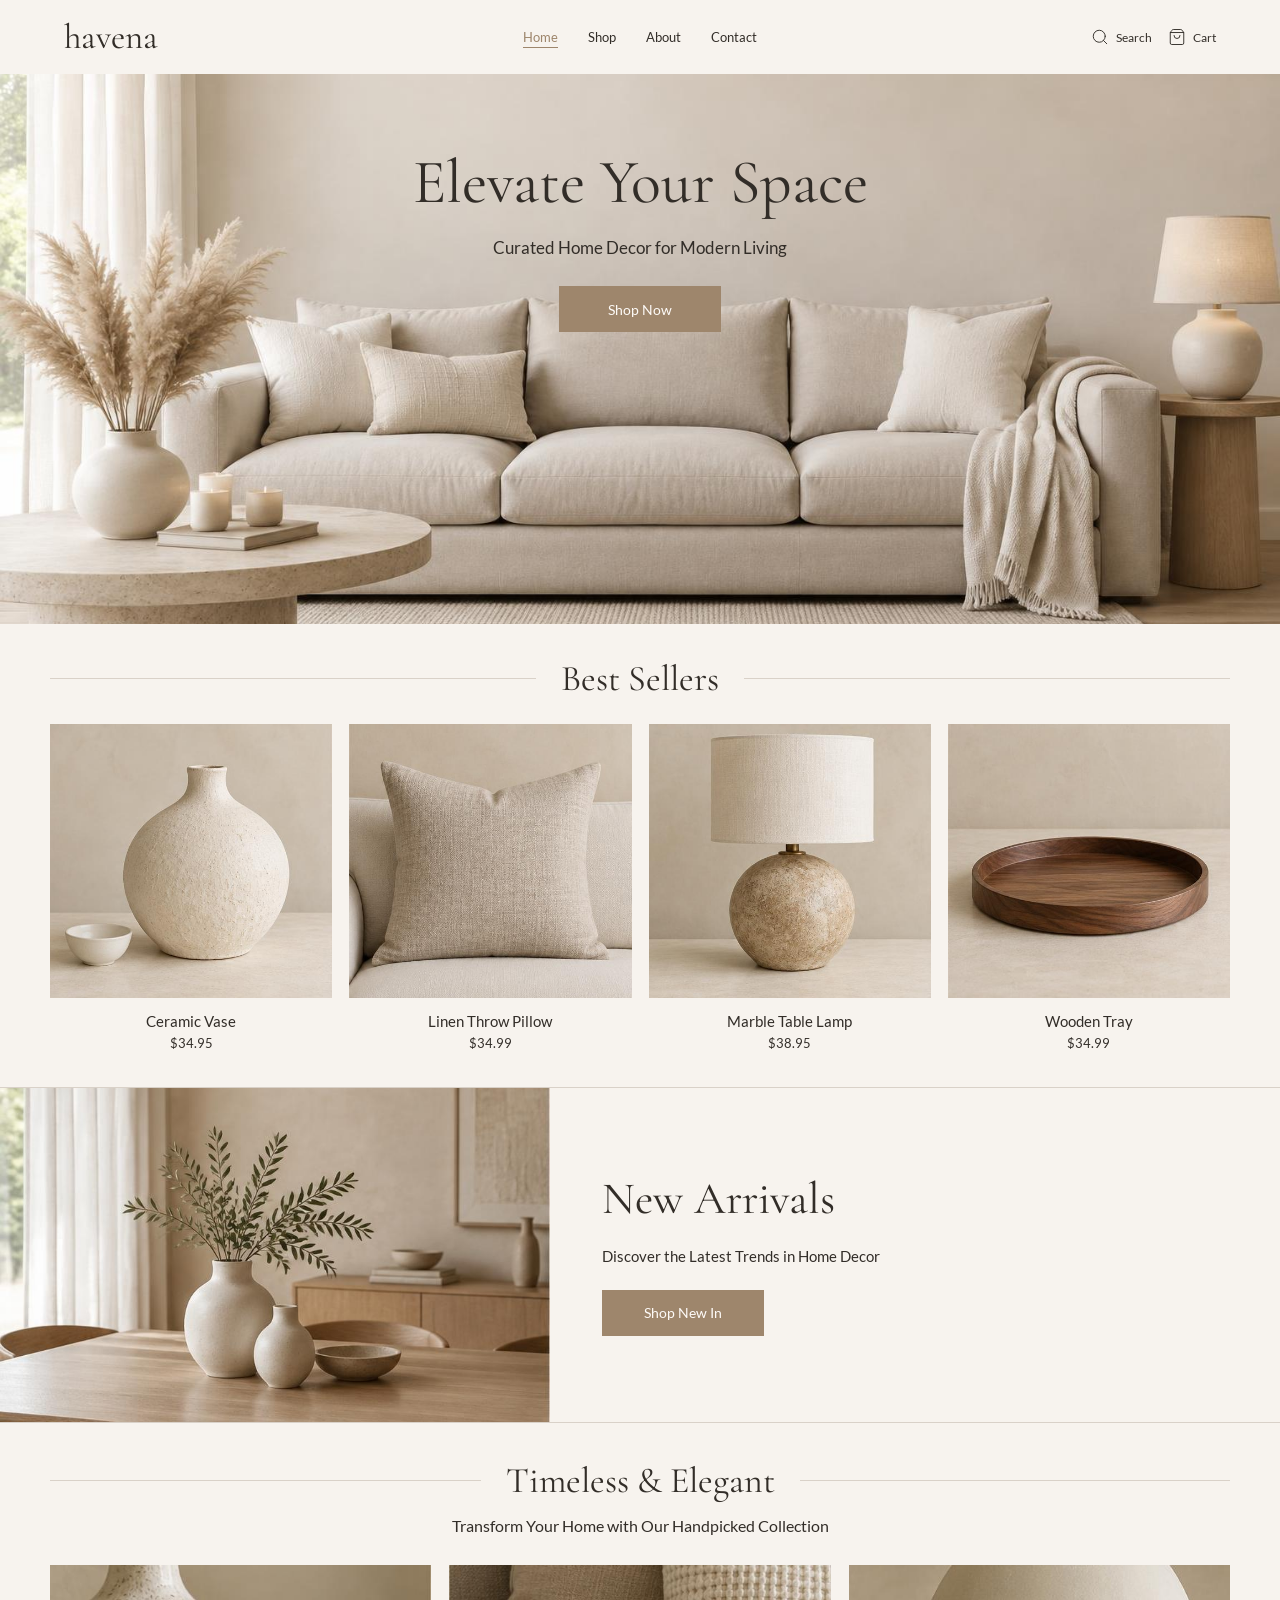
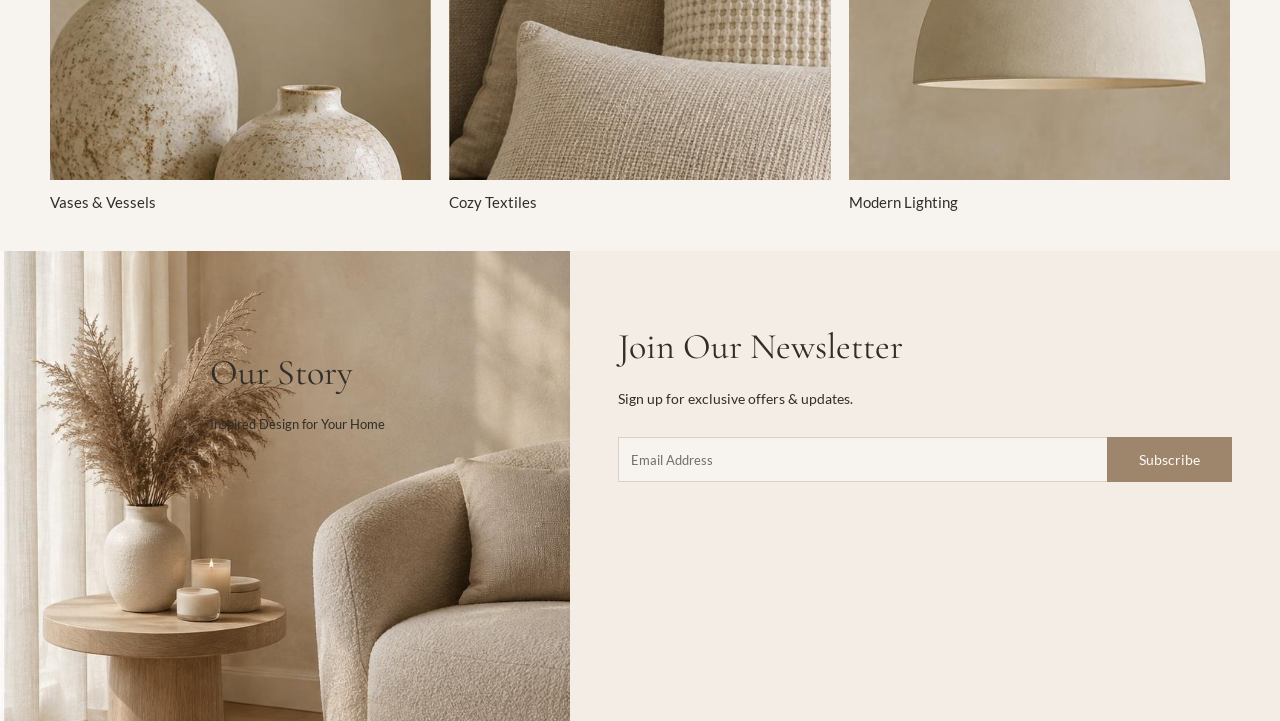
<file: index.html>
<!DOCTYPE html>
<html lang="en">
  <head>
    <meta charset="utf-8">
    <meta name="viewport" content="width=device-width, initial-scale=1">
    <title>Havena — Elevate Your Space</title>
    <meta name="description" content="Curated home decor for modern living.">
    <meta property="og:title" content="Havena — Elevate Your Space">
    <meta property="og:description" content="Curated home decor for modern living.">
    <meta property="og:type" content="website">
    <meta name="twitter:card" content="summary_large_image">
    <link rel="stylesheet" href="css/shared.css">
    <link rel="stylesheet" href="css/pages/home.css">
    <script defer src="js/catalog.js"></script>
    <script defer src="js/main.js"></script>
  </head>
  <body data-page="index">
    <div class="havena-site">
      <header class="site-header">
        <a aria-current="page" aria-label="Havena home" class="wordmark" href="index.html">havena</a>
        <nav aria-label="Main navigation" class="desktop-nav">
          <a aria-current="page" class="nav-link" href="index.html">Home</a>
          <a class="nav-link" href="shop.html">Shop</a>
          <a class="nav-link" href="about.html">About</a>
          <a class="nav-link" href="contact.html">Contact</a>
        </nav>
        <div class="header-actions">
          <button aria-label="Search products" class="header-action" data-search-open="">
            <svg aria-hidden="true" class="" fill="none" height="24" stroke="currentColor" stroke-linecap="round" stroke-linejoin="round" stroke-width="2" viewbox="0 0 24 24" width="24" xmlns="http://www.w3.org/2000/svg">
              <path d="m21 21-4.34-4.34"></path>
              <circle cx="11" cy="11" r="8"></circle>
            </svg>
            <span>Search</span>
          </button>
          <a aria-label="Cart, 0 items" class="header-action" data-cart-link="" href="cart.html">
            <svg aria-hidden="true" class="" fill="none" height="24" stroke="currentColor" stroke-linecap="round" stroke-linejoin="round" stroke-width="2" viewbox="0 0 24 24" width="24" xmlns="http://www.w3.org/2000/svg">
              <path d="M16 10a4 4 0 0 1-8 0"></path>
              <path d="M3.103 6.034h17.794"></path>
              <path d="M3.4 5.467a2 2 0 0 0-.4 1.2V20a2 2 0 0 0 2 2h14a2 2 0 0 0 2-2V6.667a2 2 0 0 0-.4-1.2l-2-2.667A2 2 0 0 0 17 2H7a2 2 0 0 0-1.6.8z"></path>
            </svg>
            <span>Cart</span>
          </a>
          <button aria-expanded="false" aria-label="Open menu" class="mobile-toggle">
            <svg aria-hidden="true" class="" fill="none" height="24" stroke="currentColor" stroke-linecap="round" stroke-linejoin="round" stroke-width="2" viewbox="0 0 24 24" width="24" xmlns="http://www.w3.org/2000/svg">
              <path d="M4 5h16"></path>
              <path d="M4 12h16"></path>
              <path d="M4 19h16"></path>
            </svg>
          </button>
        </div>
        <nav aria-label="Mobile navigation" class="mobile-nav" hidden="">
          <a aria-current="page" class="nav-link" href="index.html">Home</a>
          <a class="nav-link" href="shop.html">Shop</a>
          <a class="nav-link" href="about.html">About</a>
          <a class="nav-link" href="contact.html">Contact</a>
        </nav>
      </header>
      <main>
        <section aria-labelledby="hero-title" class="home-hero">
          <img alt="An inviting linen sofa, ceramic vase, and warm natural textures in a softly lit living room" class="hero-image" fetchpriority="high" height="1024" loading="eager" src="assets/images/living-room.jpg" width="1536">
          <div class="hero-copy">
            <h1 id="hero-title">Elevate Your Space</h1>
            <p>Curated Home Decor for Modern Living</p>
            <a class="store-button" href="shop.html">Shop Now</a>
          </div>
        </section>
        <section aria-labelledby="bestsellers-title" class="bestsellers" id="shop">
          <div class="section-heading">
            <h2 id="bestsellers-title">Best Sellers</h2>
          </div>
          <div class="product-grid">
            <article class="product-card">
              <button aria-label="View Ceramic Vase" class="product-link" data-product="vase">
                <div class="product-photo">
                  <img alt="Ceramic Vase" height="512" loading="eager" src="assets/images/ceramic-vase.jpg" width="512">
                </div>
                <span class="product-name">Ceramic Vase</span>
              </button>
              <p class="product-price">$34.95</p>
            </article>
            <article class="product-card">
              <button aria-label="View Linen Throw Pillow" class="product-link" data-product="pillow">
                <div class="product-photo">
                  <img alt="Linen Throw Pillow" height="512" loading="eager" src="assets/images/linen-pillow.jpg" width="512">
                </div>
                <span class="product-name">Linen Throw Pillow</span>
              </button>
              <p class="product-price">$34.99</p>
            </article>
            <article class="product-card">
              <button aria-label="View Marble Table Lamp" class="product-link" data-product="lamp">
                <div class="product-photo">
                  <img alt="Marble Table Lamp" height="512" loading="eager" src="assets/images/marble-lamp.jpg" width="512">
                </div>
                <span class="product-name">Marble Table Lamp</span>
              </button>
              <p class="product-price">$38.95</p>
            </article>
            <article class="product-card">
              <button aria-label="View Wooden Tray" class="product-link" data-product="tray">
                <div class="product-photo">
                  <img alt="Wooden Tray" height="512" loading="eager" src="assets/images/wooden-tray.jpg" width="512">
                </div>
                <span class="product-name">Wooden Tray</span>
              </button>
              <p class="product-price">$34.99</p>
            </article>
          </div>
        </section>
        <section aria-labelledby="arrivals-title" class="arrivals">
          <img alt="Sculptural ceramics and a cream pendant light over a natural oak dining table" class="arrivals-image" height="1024" loading="eager" src="assets/images/dining-room.jpg" width="768">
          <div class="arrivals-copy">
            <h2 id="arrivals-title">New Arrivals</h2>
            <p>Discover the Latest Trends in Home Decor</p>
            <a class="store-button" href="shop.html?new=1">Shop New In</a>
          </div>
        </section>
        <section aria-labelledby="collections-title" class="collections-section">
          <div class="section-heading">
            <h2 id="collections-title">Timeless &amp; Elegant</h2>
          </div>
          <p class="section-subtitle">Transform Your Home with Our Handpicked Collection</p>
          <div class="collection-grid">
            <a aria-label="Shop Vases &amp; Vessels" class="product-link" href="shop.html?category=vases" style="text-decoration: none">
              <div class="collection-photo">
                <img alt="Vases &amp; Vessels" height="1024" loading="eager" src="assets/images/vases.jpg" width="512">
              </div>
              <span class="collection-name">Vases &amp; Vessels</span>
            </a>
            <a aria-label="Shop Cozy Textiles" class="product-link" href="shop.html?category=textiles" style="text-decoration: none">
              <div class="collection-photo">
                <img alt="Cozy Textiles" height="1024" loading="eager" src="assets/images/textiles.jpg" width="512">
              </div>
              <span class="collection-name">Cozy Textiles</span>
            </a>
            <a aria-label="Shop Modern Lighting" class="product-link" href="shop.html?category=lighting" style="text-decoration: none">
              <div class="collection-photo">
                <img alt="Modern Lighting" height="1024" loading="eager" src="assets/images/lighting.jpg" width="512">
              </div>
              <span class="collection-name">Modern Lighting</span>
            </a>
          </div>
        </section>
        <div class="closing-sections">
          <section aria-labelledby="story-title" class="story-section" id="about">
            <img alt="A quiet corner with an oak table, pampas grass, and a comfortable linen chair" class="story-image" height="1024" loading="eager" src="assets/images/our-story.jpg" width="768">
            <div class="story-copy">
              <h2 id="story-title">Our Story</h2>
              <p>Inspired Design for Your Home</p>
            </div>
          </section>
          <section aria-labelledby="newsletter-title" class="newsletter-section" id="contact">
            <h2 id="newsletter-title">Join Our Newsletter</h2>
            <p>Sign up for exclusive offers &amp; updates.</p>
            <form class="newsletter-form" novalidate="">
              <input aria-label="Email Address" autocomplete="email" placeholder="Email Address" required="" type="email" value="">
              <button class="store-button" type="submit">Subscribe</button>
            </form>
          </section>
        </div>
      </main>
    </div>
    <dialog id="shop-dialog" class="shop-modal" aria-labelledby="modal-title">
      <button class="modal-close" aria-label="Close dialog">×</button>
      <h2 class="modal-title" id="modal-title"></h2>
      <div id="modal-content"></div>
    </dialog>
  </body>
</html>
</file>
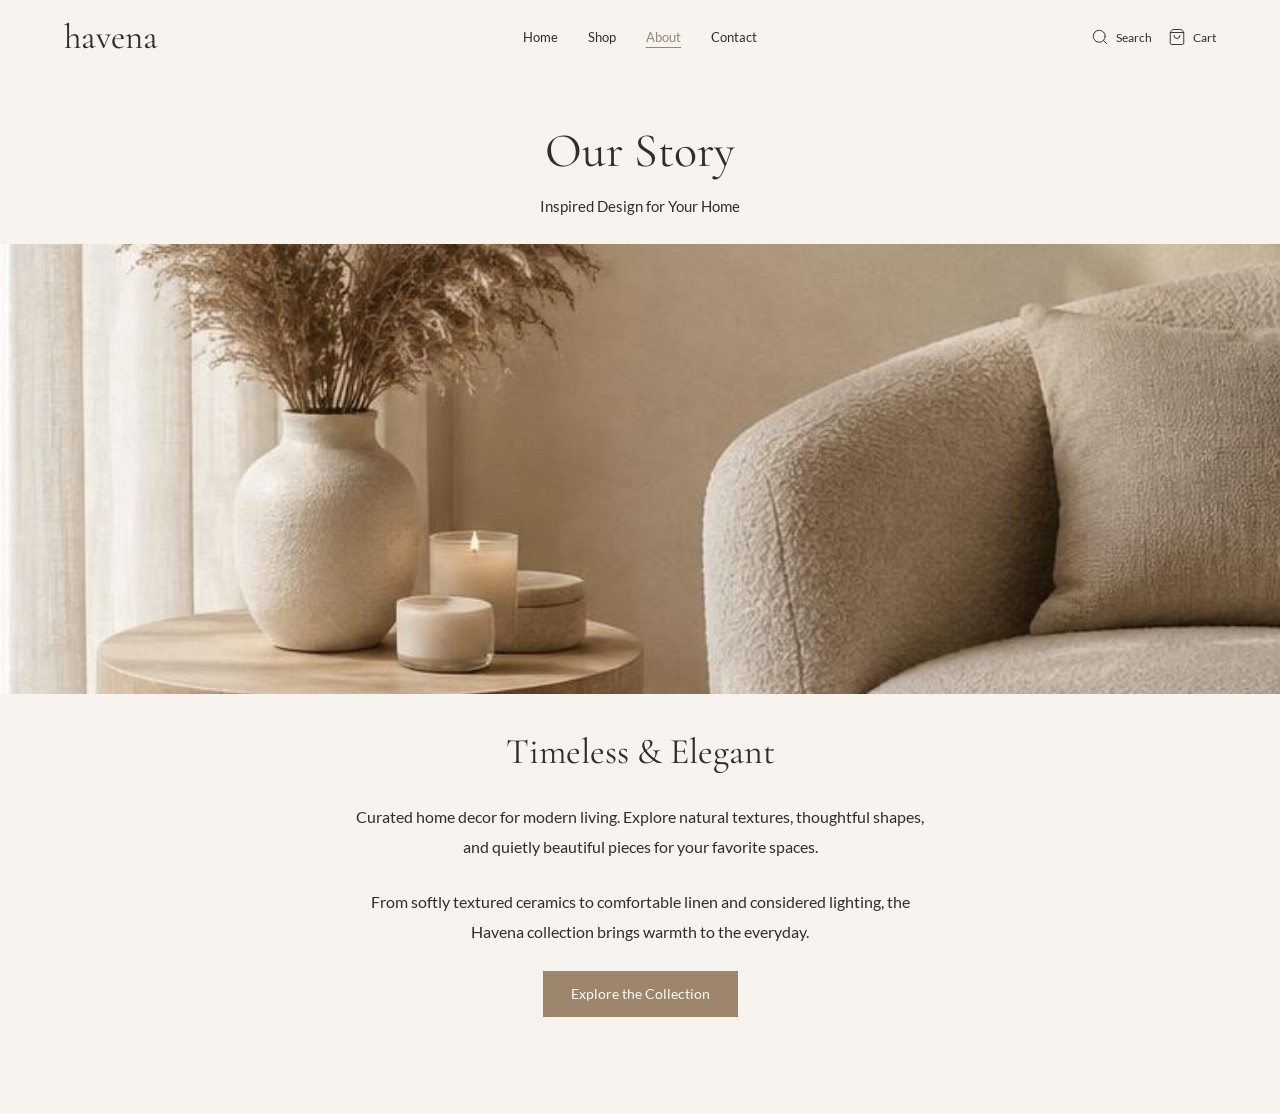
<file: about.html>
<!DOCTYPE html>
<html lang="en">
  <head>
    <meta charset="utf-8">
    <meta name="viewport" content="width=device-width, initial-scale=1">
    <title>Our Story — Havena</title>
    <meta name="description" content="Discover the inspiration behind Havena’s timeless home collection.">
    <meta property="og:title" content="Our Story — Havena">
    <meta property="og:description" content="Discover the inspiration behind Havena’s timeless home collection.">
    <meta property="og:type" content="website">
    <meta name="twitter:card" content="summary_large_image">
    <link rel="stylesheet" href="css/shared.css">
    <link rel="stylesheet" href="css/pages/about.css">
    <script defer src="js/catalog.js"></script>
    <script defer src="js/main.js"></script>
  </head>
  <body data-page="about">
    <div class="havena-site">
      <header class="site-header">
        <a aria-label="Havena home" class="wordmark" href="index.html">havena</a>
        <nav aria-label="Main navigation" class="desktop-nav">
          <a class="nav-link" href="index.html">Home</a>
          <a class="nav-link" href="shop.html">Shop</a>
          <a aria-current="page" class="nav-link" href="about.html">About</a>
          <a class="nav-link" href="contact.html">Contact</a>
        </nav>
        <div class="header-actions">
          <button aria-label="Search products" class="header-action" data-search-open="">
            <svg aria-hidden="true" class="" fill="none" height="24" stroke="currentColor" stroke-linecap="round" stroke-linejoin="round" stroke-width="2" viewbox="0 0 24 24" width="24" xmlns="http://www.w3.org/2000/svg">
              <path d="m21 21-4.34-4.34"></path>
              <circle cx="11" cy="11" r="8"></circle>
            </svg>
            <span>Search</span>
          </button>
          <a aria-label="Cart, 0 items" class="header-action" data-cart-link="" href="cart.html">
            <svg aria-hidden="true" class="" fill="none" height="24" stroke="currentColor" stroke-linecap="round" stroke-linejoin="round" stroke-width="2" viewbox="0 0 24 24" width="24" xmlns="http://www.w3.org/2000/svg">
              <path d="M16 10a4 4 0 0 1-8 0"></path>
              <path d="M3.103 6.034h17.794"></path>
              <path d="M3.4 5.467a2 2 0 0 0-.4 1.2V20a2 2 0 0 0 2 2h14a2 2 0 0 0 2-2V6.667a2 2 0 0 0-.4-1.2l-2-2.667A2 2 0 0 0 17 2H7a2 2 0 0 0-1.6.8z"></path>
            </svg>
            <span>Cart</span>
          </a>
          <button aria-expanded="false" aria-label="Open menu" class="mobile-toggle">
            <svg aria-hidden="true" class="" fill="none" height="24" stroke="currentColor" stroke-linecap="round" stroke-linejoin="round" stroke-width="2" viewbox="0 0 24 24" width="24" xmlns="http://www.w3.org/2000/svg">
              <path d="M4 5h16"></path>
              <path d="M4 12h16"></path>
              <path d="M4 19h16"></path>
            </svg>
          </button>
        </div>
        <nav aria-label="Mobile navigation" class="mobile-nav" hidden="">
          <a class="nav-link" href="index.html">Home</a>
          <a class="nav-link" href="shop.html">Shop</a>
          <a aria-current="page" class="nav-link" href="about.html">About</a>
          <a class="nav-link" href="contact.html">Contact</a>
        </nav>
      </header>
      <main>
        <div class="page-heading">
          <h1>Our Story</h1>
          <p>Inspired Design for Your Home</p>
        </div>
        <img class="about-cover" src="assets/images/our-story.jpg" alt="A quiet corner with natural textures and a linen chair">
        <section class="page-content about-copy">
          <h2>Timeless &amp; Elegant</h2>
          <p>Curated home decor for modern living. Explore natural textures, thoughtful shapes, and quietly beautiful pieces for your favorite spaces.</p>
          <p>From softly textured ceramics to comfortable linen and considered lighting, the Havena collection brings warmth to the everyday.</p>
          <a class="store-button" href="shop.html">Explore the Collection</a>
        </section>
      </main>
    </div>
    <dialog id="shop-dialog" class="shop-modal" aria-labelledby="modal-title">
      <button class="modal-close" aria-label="Close dialog">×</button>
      <h2 class="modal-title" id="modal-title"></h2>
      <div id="modal-content"></div>
    </dialog>
  </body>
</html>
</file>
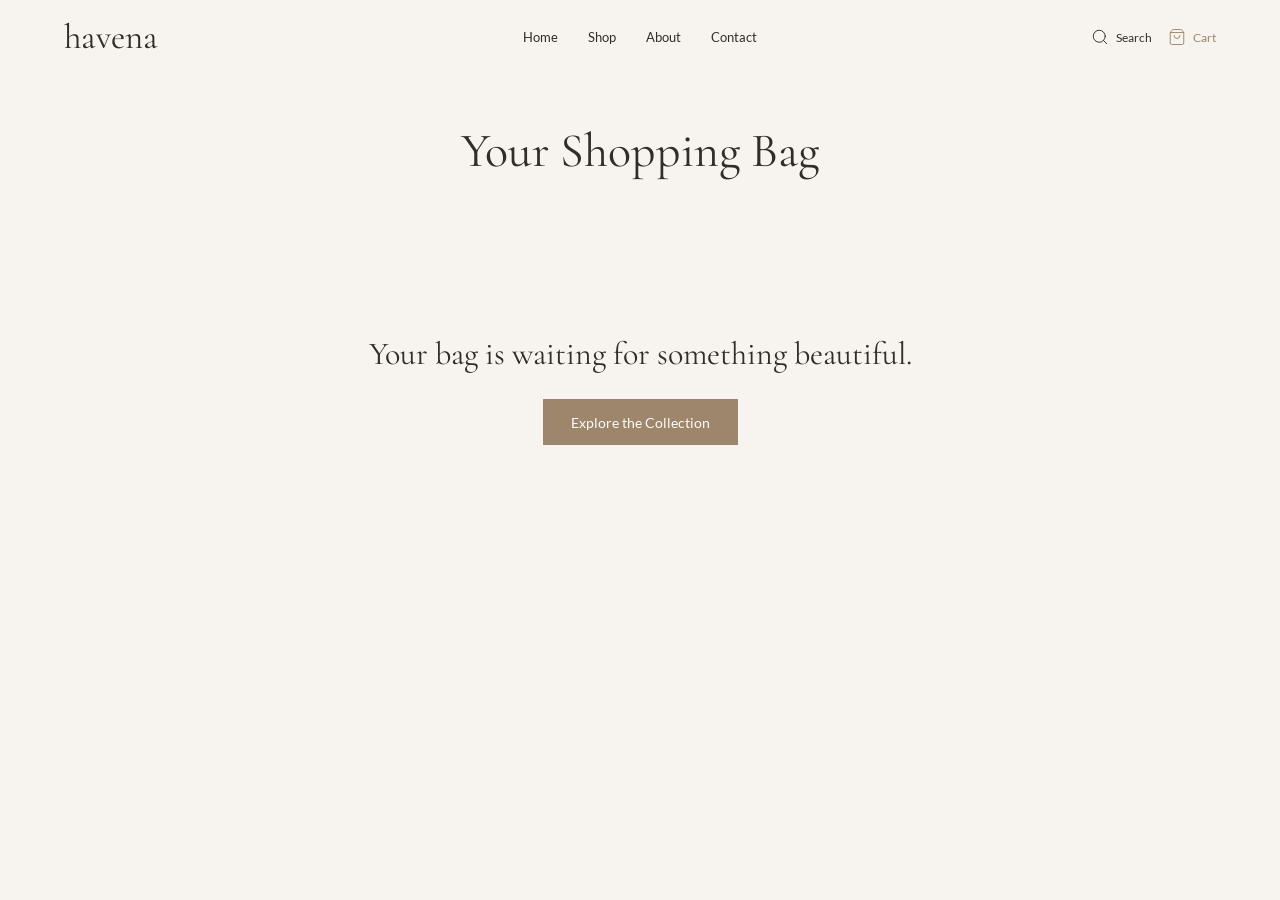
<file: cart.html>
<!DOCTYPE html>
<html lang="en">
  <head>
    <meta charset="utf-8">
    <meta name="viewport" content="width=device-width, initial-scale=1">
    <title>Your Shopping Bag — Havena</title>
    <meta name="description" content="Review your Havena shopping bag and adjust quantities.">
    <meta property="og:title" content="Your Shopping Bag — Havena">
    <meta property="og:description" content="Review your Havena shopping bag and adjust quantities.">
    <meta property="og:type" content="website">
    <meta name="twitter:card" content="summary_large_image">
    <link rel="stylesheet" href="css/shared.css">
    <link rel="stylesheet" href="css/pages/cart.css">
    <script defer src="js/catalog.js"></script>
    <script defer src="js/main.js"></script>
  </head>
  <body data-page="cart">
    <div class="havena-site">
      <header class="site-header">
        <a aria-label="Havena home" class="wordmark" href="index.html">havena</a>
        <nav aria-label="Main navigation" class="desktop-nav">
          <a class="nav-link" href="index.html">Home</a>
          <a class="nav-link" href="shop.html">Shop</a>
          <a class="nav-link" href="about.html">About</a>
          <a class="nav-link" href="contact.html">Contact</a>
        </nav>
        <div class="header-actions">
          <button aria-label="Search products" class="header-action" data-search-open="">
            <svg aria-hidden="true" class="" fill="none" height="24" stroke="currentColor" stroke-linecap="round" stroke-linejoin="round" stroke-width="2" viewbox="0 0 24 24" width="24" xmlns="http://www.w3.org/2000/svg">
              <path d="m21 21-4.34-4.34"></path>
              <circle cx="11" cy="11" r="8"></circle>
            </svg>
            <span>Search</span>
          </button>
          <a aria-current="page" aria-label="Cart, 0 items" class="header-action" data-cart-link="" href="cart.html">
            <svg aria-hidden="true" class="" fill="none" height="24" stroke="currentColor" stroke-linecap="round" stroke-linejoin="round" stroke-width="2" viewbox="0 0 24 24" width="24" xmlns="http://www.w3.org/2000/svg">
              <path d="M16 10a4 4 0 0 1-8 0"></path>
              <path d="M3.103 6.034h17.794"></path>
              <path d="M3.4 5.467a2 2 0 0 0-.4 1.2V20a2 2 0 0 0 2 2h14a2 2 0 0 0 2-2V6.667a2 2 0 0 0-.4-1.2l-2-2.667A2 2 0 0 0 17 2H7a2 2 0 0 0-1.6.8z"></path>
            </svg>
            <span>Cart</span>
          </a>
          <button aria-expanded="false" aria-label="Open menu" class="mobile-toggle">
            <svg aria-hidden="true" class="" fill="none" height="24" stroke="currentColor" stroke-linecap="round" stroke-linejoin="round" stroke-width="2" viewbox="0 0 24 24" width="24" xmlns="http://www.w3.org/2000/svg">
              <path d="M4 5h16"></path>
              <path d="M4 12h16"></path>
              <path d="M4 19h16"></path>
            </svg>
          </button>
        </div>
        <nav aria-label="Mobile navigation" class="mobile-nav" hidden="">
          <a class="nav-link" href="index.html">Home</a>
          <a class="nav-link" href="shop.html">Shop</a>
          <a class="nav-link" href="about.html">About</a>
          <a class="nav-link" href="contact.html">Contact</a>
        </nav>
      </header>
      <main>
        <div class="page-heading">
          <h1>Your Shopping Bag</h1>
        </div>
        <section class="page-content cart-page" aria-label="Shopping bag">
          <div class="bag-content" id="cart-content"></div>
        </section>
      </main>
    </div>
    <dialog id="shop-dialog" class="shop-modal" aria-labelledby="modal-title">
      <button class="modal-close" aria-label="Close dialog">×</button>
      <h2 class="modal-title" id="modal-title"></h2>
      <div id="modal-content"></div>
    </dialog>
  </body>
</html>
</file>
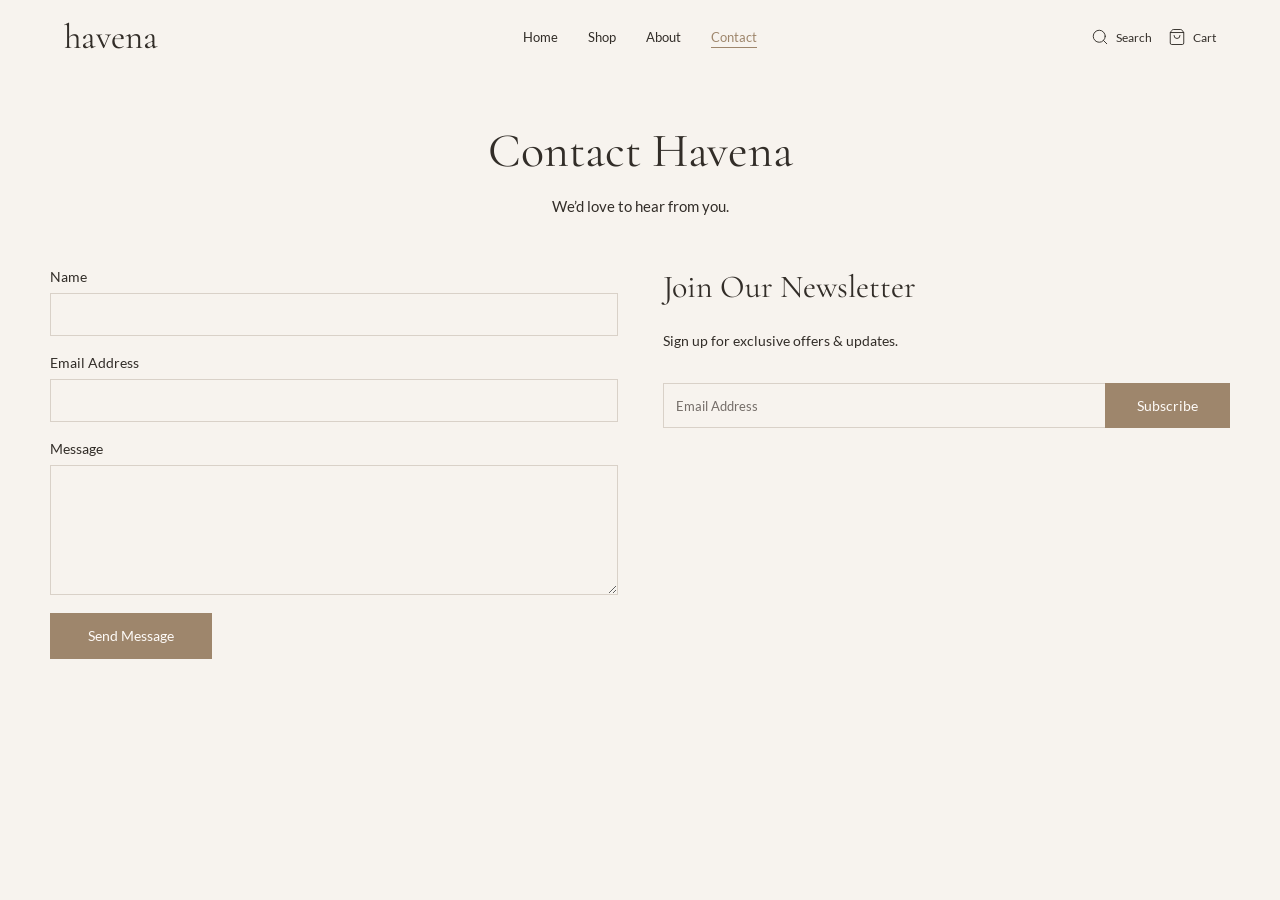
<file: contact.html>
<!DOCTYPE html>
<html lang="en">
  <head>
    <meta charset="utf-8">
    <meta name="viewport" content="width=device-width, initial-scale=1">
    <title>Contact — Havena</title>
    <meta name="description" content="Get in touch with Havena and discover newsletter updates.">
    <meta property="og:title" content="Contact — Havena">
    <meta property="og:description" content="Get in touch with Havena and discover newsletter updates.">
    <meta property="og:type" content="website">
    <meta name="twitter:card" content="summary_large_image">
    <link rel="stylesheet" href="css/shared.css">
    <link rel="stylesheet" href="css/pages/contact.css">
    <script defer src="js/catalog.js"></script>
    <script defer src="js/main.js"></script>
  </head>
  <body data-page="contact">
    <div class="havena-site">
      <header class="site-header">
        <a aria-label="Havena home" class="wordmark" href="index.html">havena</a>
        <nav aria-label="Main navigation" class="desktop-nav">
          <a class="nav-link" href="index.html">Home</a>
          <a class="nav-link" href="shop.html">Shop</a>
          <a class="nav-link" href="about.html">About</a>
          <a aria-current="page" class="nav-link" href="contact.html">Contact</a>
        </nav>
        <div class="header-actions">
          <button aria-label="Search products" class="header-action" data-search-open="">
            <svg aria-hidden="true" class="" fill="none" height="24" stroke="currentColor" stroke-linecap="round" stroke-linejoin="round" stroke-width="2" viewbox="0 0 24 24" width="24" xmlns="http://www.w3.org/2000/svg">
              <path d="m21 21-4.34-4.34"></path>
              <circle cx="11" cy="11" r="8"></circle>
            </svg>
            <span>Search</span>
          </button>
          <a aria-label="Cart, 0 items" class="header-action" data-cart-link="" href="cart.html">
            <svg aria-hidden="true" class="" fill="none" height="24" stroke="currentColor" stroke-linecap="round" stroke-linejoin="round" stroke-width="2" viewbox="0 0 24 24" width="24" xmlns="http://www.w3.org/2000/svg">
              <path d="M16 10a4 4 0 0 1-8 0"></path>
              <path d="M3.103 6.034h17.794"></path>
              <path d="M3.4 5.467a2 2 0 0 0-.4 1.2V20a2 2 0 0 0 2 2h14a2 2 0 0 0 2-2V6.667a2 2 0 0 0-.4-1.2l-2-2.667A2 2 0 0 0 17 2H7a2 2 0 0 0-1.6.8z"></path>
            </svg>
            <span>Cart</span>
          </a>
          <button aria-expanded="false" aria-label="Open menu" class="mobile-toggle">
            <svg aria-hidden="true" class="" fill="none" height="24" stroke="currentColor" stroke-linecap="round" stroke-linejoin="round" stroke-width="2" viewbox="0 0 24 24" width="24" xmlns="http://www.w3.org/2000/svg">
              <path d="M4 5h16"></path>
              <path d="M4 12h16"></path>
              <path d="M4 19h16"></path>
            </svg>
          </button>
        </div>
        <nav aria-label="Mobile navigation" class="mobile-nav" hidden="">
          <a class="nav-link" href="index.html">Home</a>
          <a class="nav-link" href="shop.html">Shop</a>
          <a class="nav-link" href="about.html">About</a>
          <a aria-current="page" class="nav-link" href="contact.html">Contact</a>
        </nav>
      </header>
      <main>
        <div class="page-heading">
          <h1>Contact Havena</h1>
          <p>We’d love to hear from you.</p>
        </div>
        <div class="page-content contact-layout">
          <form class="contact-form" novalidate="">
            <label class="form-field">Name
              <input name="name" autocomplete="name" required="">
            </label>
            <label class="form-field">Email Address
              <input name="email" type="email" autocomplete="email" required="">
            </label>
            <label class="form-field">Message
              <textarea name="message" required=""></textarea>
            </label>
            <button type="submit" class="store-button">Send Message</button>
            <p class="status" role="status"></p>
          </form>
          <section aria-labelledby="newsletter-title" class="newsletter-section contact-newsletter" id="contact">
            <h2 id="newsletter-title">Join Our Newsletter</h2>
            <p>Sign up for exclusive offers &amp; updates.</p>
            <form class="newsletter-form" novalidate="">
              <input aria-label="Email Address" autocomplete="email" placeholder="Email Address" required="" type="email" value="">
              <button class="store-button" type="submit">Subscribe</button>
            </form>
          </section>
        </div>
      </main>
    </div>
    <dialog id="shop-dialog" class="shop-modal" aria-labelledby="modal-title">
      <button class="modal-close" aria-label="Close dialog">×</button>
      <h2 class="modal-title" id="modal-title"></h2>
      <div id="modal-content"></div>
    </dialog>
  </body>
</html>
</file>
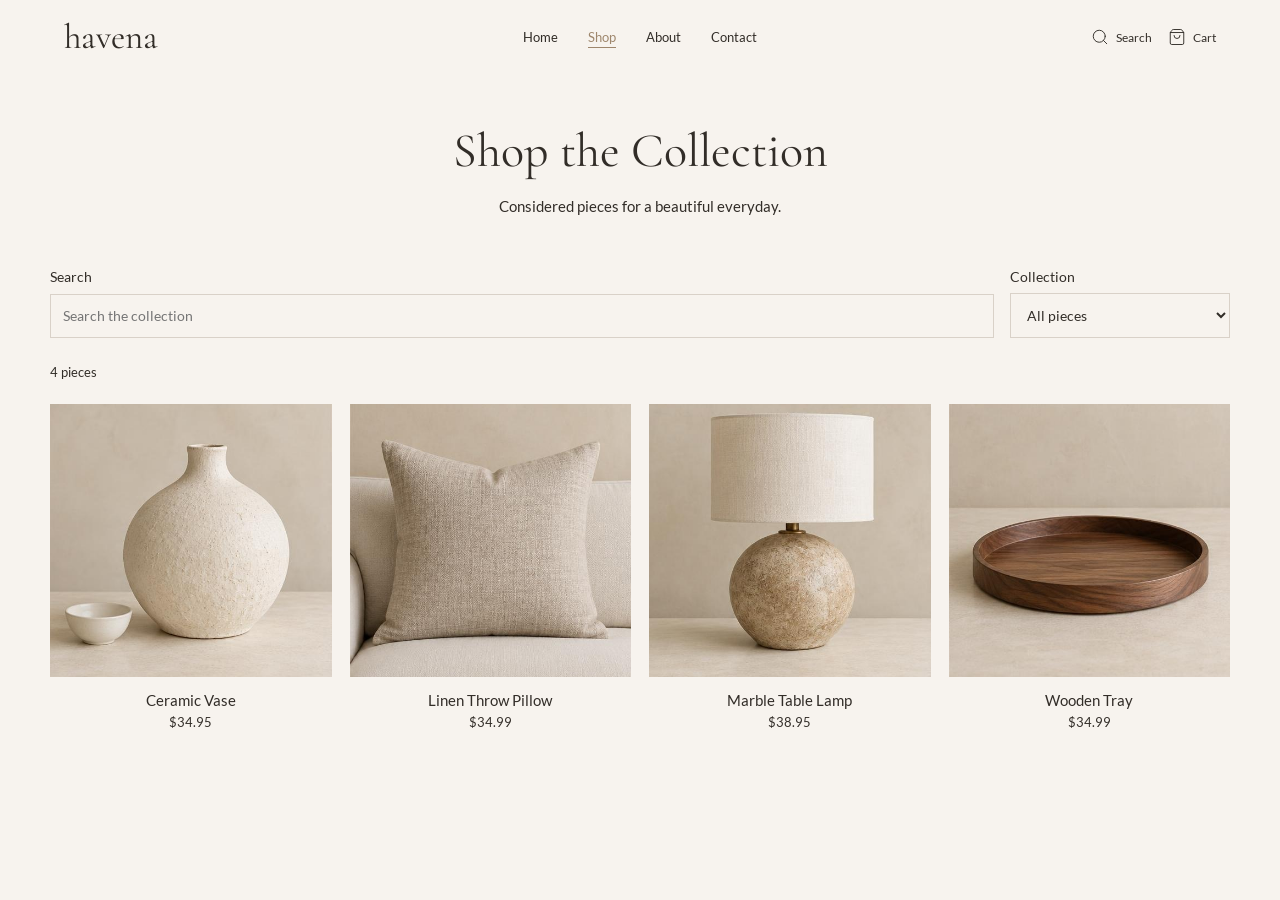
<file: shop.html>
<!DOCTYPE html>
<html lang="en">
  <head>
    <meta charset="utf-8">
    <meta name="viewport" content="width=device-width, initial-scale=1">
    <title>Shop — Havena</title>
    <meta name="description" content="Explore Havena ceramics, linen textiles, and modern lighting.">
    <meta property="og:title" content="Shop — Havena">
    <meta property="og:description" content="Explore Havena ceramics, linen textiles, and modern lighting.">
    <meta property="og:type" content="website">
    <meta name="twitter:card" content="summary_large_image">
    <link rel="stylesheet" href="css/shared.css">
    <link rel="stylesheet" href="css/pages/shop.css">
    <script defer src="js/catalog.js"></script>
    <script defer src="js/main.js"></script>
  </head>
  <body data-page="shop">
    <div class="havena-site">
      <header class="site-header">
        <a aria-label="Havena home" class="wordmark" href="index.html">havena</a>
        <nav aria-label="Main navigation" class="desktop-nav">
          <a class="nav-link" href="index.html">Home</a>
          <a aria-current="page" class="nav-link" href="shop.html">Shop</a>
          <a class="nav-link" href="about.html">About</a>
          <a class="nav-link" href="contact.html">Contact</a>
        </nav>
        <div class="header-actions">
          <button aria-label="Search products" class="header-action" data-search-open="">
            <svg aria-hidden="true" class="" fill="none" height="24" stroke="currentColor" stroke-linecap="round" stroke-linejoin="round" stroke-width="2" viewbox="0 0 24 24" width="24" xmlns="http://www.w3.org/2000/svg">
              <path d="m21 21-4.34-4.34"></path>
              <circle cx="11" cy="11" r="8"></circle>
            </svg>
            <span>Search</span>
          </button>
          <a aria-label="Cart, 0 items" class="header-action" data-cart-link="" href="cart.html">
            <svg aria-hidden="true" class="" fill="none" height="24" stroke="currentColor" stroke-linecap="round" stroke-linejoin="round" stroke-width="2" viewbox="0 0 24 24" width="24" xmlns="http://www.w3.org/2000/svg">
              <path d="M16 10a4 4 0 0 1-8 0"></path>
              <path d="M3.103 6.034h17.794"></path>
              <path d="M3.4 5.467a2 2 0 0 0-.4 1.2V20a2 2 0 0 0 2 2h14a2 2 0 0 0 2-2V6.667a2 2 0 0 0-.4-1.2l-2-2.667A2 2 0 0 0 17 2H7a2 2 0 0 0-1.6.8z"></path>
            </svg>
            <span>Cart</span>
          </a>
          <button aria-expanded="false" aria-label="Open menu" class="mobile-toggle">
            <svg aria-hidden="true" class="" fill="none" height="24" stroke="currentColor" stroke-linecap="round" stroke-linejoin="round" stroke-width="2" viewbox="0 0 24 24" width="24" xmlns="http://www.w3.org/2000/svg">
              <path d="M4 5h16"></path>
              <path d="M4 12h16"></path>
              <path d="M4 19h16"></path>
            </svg>
          </button>
        </div>
        <nav aria-label="Mobile navigation" class="mobile-nav" hidden="">
          <a class="nav-link" href="index.html">Home</a>
          <a aria-current="page" class="nav-link" href="shop.html">Shop</a>
          <a class="nav-link" href="about.html">About</a>
          <a class="nav-link" href="contact.html">Contact</a>
        </nav>
      </header>
      <main>
        <div class="page-heading">
          <h1>Shop the Collection</h1>
          <p>Considered pieces for a beautiful everyday.</p>
        </div>
        <section class="page-content" aria-label="Havena collection">
          <div class="shop-tools">
            <label class="form-field">Search
              <input type="search" id="shop-search" placeholder="Search the collection">
            </label>
            <label class="form-field">Collection
              <select id="shop-category">
                <option value="">All pieces</option>
                <option value="vases">Vases &amp; Vessels</option>
                <option value="textiles">Cozy Textiles</option>
                <option value="lighting">Modern Lighting</option>
                <option value="new">New Arrivals</option>
              </select>
            </label>
          </div>
          <p class="shop-count" role="status"></p>
          <div class="product-grid shop-products"></div>
        </section>
      </main>
    </div>
    <dialog id="shop-dialog" class="shop-modal" aria-labelledby="modal-title">
      <button class="modal-close" aria-label="Close dialog">×</button>
      <h2 class="modal-title" id="modal-title"></h2>
      <div id="modal-content"></div>
    </dialog>
  </body>
</html>
</file>
<file: css/shared.css>
@import url("pages/home.css");

@font-face {
  font-family: 'Cormorant Garamond';
  font-style: normal;
  font-weight: 400;
  font-display: swap;
  src: url(../assets/fonts/font-1.ttf) format('truetype');
}

@font-face {
  font-family: 'Cormorant Garamond';
  font-style: normal;
  font-weight: 500;
  font-display: swap;
  src: url(../assets/fonts/font-2.ttf) format('truetype');
}

@font-face {
  font-family: 'Lato';
  font-style: normal;
  font-weight: 400;
  font-display: swap;
  src: url(../assets/fonts/font-3.ttf) format('truetype');
}

@font-face {
  font-family: 'Lato';
  font-style: normal;
  font-weight: 700;
  font-display: swap;
  src: url(../assets/fonts/font-4.ttf) format('truetype');
}

:root {
  --radius: 0.25rem;
  --background: oklch(0.965 0.008 70);
  --foreground: oklch(0.30 0.012 60);
  --canvas: oklch(0.938 0.009 70);
  --shadow-storefront: 0 5px 22px oklch(0.3 0.012 60 / 10%);
  --card: oklch(1 0 0);
  --card-foreground: oklch(0.129 0.042 264.695);
  --popover: oklch(1 0 0);
  --popover-foreground: oklch(0.129 0.042 264.695);
  --primary: oklch(0.636 0.047 70);
  --primary-foreground: oklch(0.99 0.005 70);
  --secondary: oklch(0.95 0.012 65);
  --secondary-foreground: oklch(0.30 0.012 60);
  --muted: oklch(0.92 0.015 70);
  --muted-foreground: oklch(0.54 0.012 60);
  --accent: oklch(0.93 0.016 70);
  --accent-foreground: oklch(0.30 0.012 60);
  --destructive: oklch(0.577 0.245 27.325);
  --destructive-foreground: oklch(0.984 0.003 247.858);
  --border: oklch(0.865 0.015 70);
  --input: oklch(0.865 0.015 70);
  --ring: oklch(0.636 0.047 70);
  --chart-1: oklch(0.646 0.222 41.116);
  --chart-2: oklch(0.6 0.118 184.704);
  --chart-3: oklch(0.398 0.07 227.392);
  --chart-4: oklch(0.828 0.189 84.429);
  --chart-5: oklch(0.769 0.188 70.08);
  --sidebar: oklch(0.984 0.003 247.858);
  --sidebar-foreground: oklch(0.129 0.042 264.695);
  --sidebar-primary: oklch(0.208 0.042 265.755);
  --sidebar-primary-foreground: oklch(0.984 0.003 247.858);
  --sidebar-accent: oklch(0.968 0.007 247.896);
  --sidebar-accent-foreground: oklch(0.208 0.042 265.755);
  --sidebar-border: oklch(0.929 0.013 255.508);
  --sidebar-ring: oklch(0.704 0.04 256.788);
  --font-display: "Cormorant Garamond", Georgia, serif;
  --font-sans: "Lato", Arial, sans-serif;
}

* {
  box-sizing: border-box;
}

body {
  margin: 0;
  background: var(--canvas);
  color: var(--foreground);
  font-family: var(--font-sans);
  -webkit-font-smoothing: antialiased;
}

html {
  scroll-behavior: smooth;
}

h1,
h2 {
  font-family: var(--font-display);
}

a {
  color: inherit;
}

button,
input {
  font: inherit;
}

button {
  cursor: pointer;
  border: 0;
  display: inline-flex;
  align-items: center;
  justify-content: center;
  gap: 8px;
  background: transparent;
  color: inherit;
}

button:focus-visible,
a:focus-visible {
  outline: 2px solid var(--ring);
  outline-offset: 3px;
}

button svg {
  width: 16px;
  height: 16px;
  flex-shrink: 0;
}

button:hover {
  background: var(--accent);
}

.store-button {
  background: var(--primary);
  color: var(--primary-foreground);
}

.store-button:hover {
  filter: brightness(.95);
  background: var(--primary);
}

.sr-only {
  position: absolute;
  width: 1px;
  height: 1px;
  overflow: hidden;
  clip: rect(0, 0, 0, 0);
}

.mobile-toggle {
  width: 36px;
  height: 36px;
}

.mobile-nav[hidden] {
  display: none;
}

dialog {
  border: 1px solid var(--border);
  color: var(--foreground);
  width: calc(100% - 40px);
  margin: auto;
}

dialog::backdrop {
  background: oklch(.2 0 0 / 65%);
}

.modal-close {
  position: absolute;
  right: 12px;
  top: 12px;
  width: 30px;
  height: 30px;
  font-size: 24px;
}

.modal-title {
  margin: 0;
}

.quantity-controls button {
  border: 1px solid var(--border);
}

.result-button {
  padding: 8px 0;
}

.bag-row>span {
  white-space: nowrap;
}

.catalog-filter button {
  padding: 6px 10px;
}

.havena-site {
  width: 100%;
  min-height: 100dvh;
  margin: 0;
  background: var(--background);
}

a.store-button {
  display: inline-flex;
  align-items: center;
  justify-content: center;
  text-decoration: none;
}

.header-action {
  text-decoration: none;
  display: inline-flex;
  align-items: center;
}

.site-footer {
  display: flex;
  flex-wrap: wrap;
  justify-content: space-between;
  gap: 20px;
  padding: 28px 50px;
  border-top: 1px solid var(--border);
  font-size: 13px;
}

.site-footer nav {
  display: flex;
  gap: 20px;
}

.page-heading {
  text-align: center;
  padding: 48px 24px 24px;
}

.page-heading h1 {
  font-size: 48px;
  font-weight: 400;
  margin: 0 0 14px;
}

.page-heading p {
  font-size: 15px;
  line-height: 1.7;
  margin: 0;
}

.page-content {
  padding: 24px 50px 55px;
  min-height: 420px;
}

input,
select,
textarea {
  border: 1px solid var(--border);
  background: var(--background);
  color: var(--foreground);
  font: inherit;
  padding: 12px;
  max-width: 100%;
}

textarea {
  resize: vertical;
}

label {
  font-size: 14px;
}

.form-field {
  display: grid;
  gap: 8px;
}

.status {
  font-size: 14px;
  line-height: 1.6;
}

.nav-link[aria-current=page] {
  color: var(--primary);
  text-decoration: underline;
  text-underline-offset: 5px;
}

.header-action[aria-current=page] {
  color: var(--primary);
}

.store-button {
  border-radius: 0;
  min-width: 162px;
  height: 46px;
  font-weight: 400;
  font-size: 14px;
  padding: 0 28px;
  box-shadow: none;
}

.remove-item {
  font-size: 12px;
  text-decoration: underline;
  margin-top: 8px;
  padding: 3px 0;
}

.bag-row>span {
  white-space: nowrap;
}

.empty-cart {
  text-align: center;
  padding: 65px 10px;
}

.empty-cart h2 {
  font-size: 32px;
  font-weight: 400;
}

.empty-cart p {
  line-height: 1.7;
}

.sr-only {
  white-space: nowrap;
}

@media (max-width: 600px) {
  .page-heading {
    padding: 35px 22px 18px;
  }

  .page-heading h1 {
    font-size: 38px;
  }

  .page-content {
    padding: 18px 22px 38px;
  }

  .site-footer {
    padding: 24px 22px;
  }

  .bag-row {
    gap: 12px;
  }

  .bag-row>span {
    font-size: 13px;
  }
}
</file>
<file: css/pages/home.css>
.havena-site {
  width: 100%;
  min-height: 100dvh;
  margin: 0;
  background: var(--background);
}

.site-header {
  min-height: 74px;
  display: grid;
  grid-template-columns: minmax(0, 1fr) auto minmax(0, 1fr);
  align-items: center;
  padding: 0 64px;
  gap: 30px;
  position: relative;
  z-index: 5;
}

.wordmark {
  font-family: var(--font-display);
  font-size: 35px;
  line-height: 1;
  text-decoration: none;
  width: fit-content;
}

.desktop-nav {
  display: flex;
  align-items: center;
  gap: 30px;
}

.nav-link {
  text-decoration: none;
  font-size: 13px;
  transition: color .2s;
}

.nav-link:hover {
  color: var(--primary);
}

.header-actions {
  display: flex;
  justify-content: flex-end;
  gap: 16px;
}

.header-action {
  font-size: 12px;
  padding: 0;
  height: 32px;
  gap: 7px;
}

.header-action svg {
  stroke-width: 1.25;
  width: 18px;
  height: 18px;
}

.mobile-toggle {
  display: none;
}

.home-hero {
  height: 550px;
  position: relative;
  overflow: hidden;
}

.hero-image {
  width: 100%;
  height: 100%;
  object-fit: cover;
  object-position: center 66%;
  position: absolute;
  inset: 0;
}

.hero-copy {
  position: relative;
  z-index: 1;
  text-align: center;
  padding: 75px 20px 0;
}

.hero-copy h1 {
  font-size: 62px;
  line-height: 1.1;
  font-weight: 400;
  margin: 0 0 20px;
}

.hero-copy p {
  font-size: 17px;
  margin: 0 0 28px;
}

.store-button {
  border-radius: 0;
  min-width: 162px;
  height: 46px;
  font-weight: 400;
  font-size: 14px;
  padding: 0 28px;
  box-shadow: none;
}

.bestsellers {
  padding: 33px 50px 36px;
}

.section-heading {
  display: grid;
  grid-template-columns: minmax(0, 1fr) auto minmax(0, 1fr);
  align-items: center;
  gap: 25px;
  margin-bottom: 24px;
}

.section-heading::before,
.section-heading::after {
  content: '';
  height: 1px;
  background: var(--border);
}

.section-heading h2 {
  font-size: 36px;
  font-weight: 400;
  line-height: 1.2;
  margin: 0;
  text-align: center;
}

.product-grid {
  display: grid;
  grid-template-columns: repeat(4, minmax(0, 1fr));
  gap: 17px;
}

.product-card {
  text-align: center;
  min-width: 0;
}

.product-link {
  height: auto;
  white-space: normal;
  width: 100%;
  display: block;
  padding: 0;
  border-radius: 0;
  background: transparent;
  font-weight: 400;
}

.product-link:hover {
  background: transparent;
}

.product-photo {
  aspect-ratio: 1.03;
  overflow: hidden;
  background: var(--muted);
}

.product-photo img {
  width: 100%;
  height: 100%;
  object-fit: cover;
  display: block;
  transition: transform .45s ease;
}

.product-link:hover img {
  transform: scale(1.035);
}

.product-name {
  display: block;
  font-size: 15px;
  padding: 14px 0 5px;
}

.product-price {
  font-size: 13px;
  letter-spacing: 0;
  margin: 0;
}

.catalog-filter {
  display: flex;
  align-items: center;
  justify-content: center;
  gap: 8px;
  margin: -5px 0 20px;
  font-size: 13px;
}

.arrivals {
  display: grid;
  grid-template-columns: 43% minmax(0, 1fr);
  min-height: 334px;
  border-top: 1px solid var(--border);
  border-bottom: 1px solid var(--border);
}

.arrivals-image {
  width: 100%;
  height: 334px;
  object-fit: cover;
  object-position: center 54%;
}

.arrivals-copy {
  padding: 65px 52px;
  align-self: center;
}

.arrivals-copy h2 {
  font-size: 45px;
  font-weight: 400;
  line-height: 1.1;
  margin: 0 0 23px;
}

.arrivals-copy p {
  margin: 0 0 25px;
  font-size: 15px;
}

.collections-section {
  padding: 36px 50px 40px;
}

.collections-section .section-heading {
  margin-bottom: 14px;
}

.section-subtitle {
  font-size: 16px;
  margin: 0 0 30px;
  text-align: center;
}

.collection-grid {
  display: grid;
  grid-template-columns: repeat(3, minmax(0, 1fr));
  gap: 18px;
}

.collection-photo {
  aspect-ratio: 16/9;
  overflow: hidden;
  background: var(--muted);
}

.collection-photo img {
  width: 100%;
  height: 100%;
  object-fit: cover;
  object-position: center center;
  transition: transform .45s;
}

.collection-name {
  display: block;
  padding-top: 13px;
  font-size: 15px;
}

.closing-sections {
  display: grid;
  grid-template-columns: 44.5% minmax(0, 1fr);
  min-height: 470px;
}

.story-section {
  position: relative;
  overflow: hidden;
  min-height: 470px;
}

.story-image {
  position: absolute;
  width: 100%;
  height: 100%;
  object-fit: cover;
  object-position: left center;
}

.story-copy {
  position: relative;
  padding: 100px 25px 0 210px;
}

.story-copy h2,
.newsletter-section h2 {
  font-size: 36px;
  line-height: 1.2;
  font-weight: 400;
  margin: 0 0 22px;
}

.story-copy p {
  font-size: 13px;
  white-space: nowrap;
  margin: 0;
}

.newsletter-section {
  padding: 74px 48px;
  background: var(--secondary);
}

.newsletter-section p {
  font-size: 14px;
  margin: 0 0 30px;
}

.newsletter-form {
  display: grid;
  grid-template-columns: minmax(0, 1fr) auto;
  width: 100%;
}

.newsletter-form input {
  border: 1px solid var(--border);
  border-right: 0;
  width: 100%;
  min-width: 0;
  background: var(--background);
  padding: 12px;
  font: inherit;
  font-size: 13px;
  border-radius: 0;
  outline-color: var(--ring);
}

.newsletter-form input::placeholder {
  color: var(--muted-foreground);
}

.newsletter-form .store-button {
  min-width: 125px;
  padding: 0 19px;
  height: 45px;
}

.newsletter-section .newsletter-feedback {
  margin-top: 16px;
  font-size: 13px;
  line-height: 1.6;
}

.shop-modal {
  max-width: 780px;
  border-radius: 3px;
  padding: 35px;
  background: var(--background);
  max-height: 85dvh;
  overflow-y: auto;
}

.modal-title {
  font-family: var(--font-display);
  font-weight: 400;
  font-size: 32px;
}

.product-detail {
  display: grid;
  grid-template-columns: 1fr 1fr;
  gap: 35px;
  margin-top: 20px;
}

.product-detail img {
  width: 100%;
  aspect-ratio: 1;
  object-fit: cover;
}

.detail-copy {
  align-self: center;
}

.detail-copy p {
  font-size: 14px;
  line-height: 1.8;
}

.detail-copy .detail-price {
  font-size: 22px;
}

.search-input {
  width: 100%;
  padding: 14px;
  margin: 20px 0;
  border: 1px solid var(--border);
  background: var(--background);
  outline-color: var(--ring);
}

.search-results {
  display: grid;
  gap: 12px;
}

.result-button {
  display: grid;
  grid-template-columns: 64px minmax(0, 1fr) auto;
  height: auto;
  gap: 18px;
  padding: 0;
  width: 100%;
  text-align: left;
  justify-content: stretch;
}

.result-button img {
  width: 64px;
  height: 64px;
  object-fit: cover;
}

.bag-content {
  margin-top: 28px;
}

.bag-row {
  display: grid;
  grid-template-columns: 70px minmax(0, 1fr) auto;
  gap: 20px;
  padding: 20px 0;
  border-bottom: 1px solid var(--border);
}

.bag-row img {
  width: 70px;
  height: 70px;
  object-fit: cover;
}

.bag-row h3 {
  margin: 0 0 5px;
  font-size: 14px;
  font-weight: 400;
}

.bag-row p {
  font-size: 13px;
  margin: 0;
}

.quantity-controls {
  display: flex;
  gap: 10px;
  align-items: center;
  margin-top: 8px;
}

.quantity-controls button {
  height: 24px;
  width: 24px;
}

.bag-total {
  display: flex;
  justify-content: space-between;
  padding: 25px 0;
}

.bag-note {
  font-size: 13px;
  line-height: 1.6;
  color: var(--muted-foreground);
}

@media (max-width: 1120px) {
  .site-header {
    padding: 0 42px;
  }

  .hero-copy h1 {
    font-size: 56px;
  }

  .story-copy {
    padding-left: 125px;
  }
}

@media (max-width: 800px) {
  .site-header {
    padding: 0 25px;
    gap: 20px;
  }

  .desktop-nav {
    gap: 18px;
  }

  .header-actions {
    gap: 12px;
  }

  .header-action span {
    display: none;
  }

  .home-hero {
    height: 460px;
  }

  .hero-copy {
    padding-top: 60px;
  }

  .hero-copy h1 {
    font-size: 46px;
  }

  .bestsellers,
  .collections-section {
    padding-left: 28px;
    padding-right: 28px;
  }

  .section-heading h2 {
    font-size: 31px;
  }

  .product-grid {
    gap: 12px;
  }

  .product-name,
  .collection-name {
    font-size: 13px;
  }

  .arrivals-copy {
    padding: 40px 30px;
  }

  .arrivals-copy h2 {
    font-size: 36px;
  }

  .arrivals-copy p {
    font-size: 13px;
    line-height: 1.6;
  }

  .arrivals-image {
    height: 295px;
  }

  .arrivals {
    min-height: 295px;
  }

  .closing-sections {
    grid-template-columns: 44% minmax(0, 1fr);
    min-height: 390px;
  }

  .story-section {
    min-height: 390px;
  }

  .story-copy {
    padding: 55px 18px 0 90px;
  }

  .story-copy h2,
  .newsletter-section h2 {
    font-size: 29px;
  }

  .story-copy p {
    font-size: 10px;
  }

  .newsletter-section {
    padding: 45px 28px;
  }

  .newsletter-form .store-button {
    min-width: 96px;
    padding: 0 12px;
    font-size: 12px;
  }
}

@media (max-width: 600px) {
  .havena-site {
    margin: 0;
    box-shadow: none;
  }

  .site-header {
    min-height: 68px;
    grid-template-columns: minmax(0, 1fr) auto;
    padding: 0 22px;
  }

  .wordmark {
    font-size: 32px;
  }

  .desktop-nav {
    display: none;
  }

  .header-actions {
    align-items: center;
    gap: 17px;
  }

  .mobile-toggle {
    display: inline-flex;
  }

  .mobile-nav {
    position: absolute;
    inset: 68px 0 auto;
    padding: 22px;
    display: grid;
    gap: 22px;
    background: var(--background);
    border-bottom: 1px solid var(--border);
    box-shadow: var(--shadow-storefront);
  }

  .mobile-nav .nav-link {
    font-size: 16px;
  }

  .home-hero {
    height: 465px;
  }

  .hero-image {
    object-position: 50% 65%;
  }

  .hero-copy {
    padding: 55px 16px 0;
  }

  .hero-copy h1 {
    font-size: 42px;
    margin-bottom: 15px;
  }

  .hero-copy p {
    font-size: 13px;
    margin-bottom: 23px;
  }

  .store-button {
    height: 41px;
    min-width: 145px;
    font-size: 13px;
  }

  .bestsellers {
    padding: 30px 22px 32px;
  }

  .section-heading {
    gap: 15px;
    margin-bottom: 22px;
  }

  .section-heading h2 {
    font-size: 31px;
  }

  .product-grid {
    grid-template-columns: repeat(2, minmax(0, 1fr));
    gap: 24px 14px;
  }

  .product-name {
    font-size: 14px;
    padding-top: 12px;
  }

  .product-price {
    font-size: 12px;
  }

  .arrivals {
    grid-template-columns: 44% minmax(0, 1fr);
    min-height: 260px;
  }

  .arrivals-image {
    height: 260px;
  }

  .arrivals-copy {
    padding: 28px 20px;
  }

  .arrivals-copy h2 {
    font-size: 31px;
    margin-bottom: 16px;
  }

  .arrivals-copy p {
    font-size: 12px;
    margin-bottom: 18px;
  }

  .arrivals-copy .store-button {
    min-width: 115px;
    padding: 0 16px;
    font-size: 12px;
  }

  .collections-section {
    padding: 30px 22px;
  }

  .section-subtitle {
    font-size: 12px;
    line-height: 1.6;
    margin-bottom: 22px;
  }

  .collection-grid {
    gap: 10px;
  }

  .collection-photo {
    aspect-ratio: 16/9;
  }

  .collection-name {
    font-size: 11px;
    padding-top: 10px;
    line-height: 1.5;
  }

  .closing-sections {
    grid-template-columns: 1fr;
  }

  .story-section {
    min-height: 355px;
  }

  .story-image {
    object-position: left center;
  }

  .story-copy {
    padding: 70px 25px 0 38%;
  }

  .story-copy h2 {
    font-size: 34px;
    margin-bottom: 15px;
  }

  .story-copy p {
    font-size: 11px;
    white-space: normal;
  }

  .newsletter-section {
    padding: 42px 25px 50px;
  }

  .newsletter-section h2 {
    font-size: 34px;
    margin-bottom: 16px;
  }

  .newsletter-section p {
    font-size: 13px;
    margin-bottom: 23px;
  }

  .newsletter-form .store-button {
    min-width: 112px;
  }

  .shop-modal {
    padding: 28px 22px;
    width: calc(100% - 28px);
  }

  .product-detail {
    grid-template-columns: 1fr;
    gap: 15px;
  }

  .product-detail img {
    max-height: 260px;
  }

  .modal-title {
    font-size: 28px;
  }
}

@media (prefers-reduced-motion: reduce) {
  *,
  *::before,
  *::after {
    scroll-behavior: auto !important;
    transition: none !important;
    animation: none !important;
  }
}
</file>
<file: css/pages/about.css>
.about-cover {
  width: 100%;
  height: 450px;
  object-fit: cover;
  object-position: center 58%;
  display: block;
}

.about-copy {
  max-width: 670px;
  margin: auto;
  text-align: center;
  line-height: 1.9;
}

.about-copy h2 {
  font-size: 36px;
  font-weight: 400;
  margin: 0 0 16px;
}

.about-copy p {
  font-size: 16px;
  margin-bottom: 24px;
}

@media (max-width: 600px) {
  .about-cover {
    height: 330px;
  }

  .about-copy h2 {
    font-size: 30px;
  }
}
</file>
<file: css/pages/cart.css>
.cart-page {
  max-width: 820px;
  margin: auto;
}

.cart-page .bag-content {
  margin-top: 0;
}

.cart-page .bag-row {
  grid-template-columns: 90px minmax(0, 1fr) auto;
}

.cart-page .bag-row img {
  width: 90px;
  height: 90px;
}

.cart-page .quantity-controls button {
  width: 30px;
  height: 30px;
}

.cart-actions {
  display: flex;
  justify-content: space-between;
  gap: 20px;
  align-items: center;
  margin-top: 12px;
}

@media (max-width: 600px) {
  .cart-page .bag-row {
    grid-template-columns: 65px minmax(0, 1fr) auto;
  }

  .cart-page .bag-row img {
    width: 65px;
    height: 65px;
  }

  .cart-actions {
    flex-wrap: wrap;
  }
}
</file>
<file: css/pages/contact.css>
.contact-layout {
  display: grid;
  grid-template-columns: minmax(0, 1fr) minmax(0, 1fr);
  gap: 45px;
}

.contact-form {
  display: grid;
  gap: 18px;
}

.contact-form button {
  justify-self: start;
}

.contact-newsletter {
  padding: 0;
  background: transparent;
}

.contact-newsletter h2 {
  font-size: 32px;
}

.contact-newsletter p {
  line-height: 1.8;
}

.contact-form textarea {
  width: 100%;
  min-height: 130px;
}

.contact-form input {
  width: 100%;
}

@media (max-width: 600px) {
  .contact-layout {
    grid-template-columns: 1fr;
    gap: 40px;
  }

  .contact-newsletter h2 {
    font-size: 30px;
  }
}
</file>
<file: css/pages/shop.css>
.shop-tools {
  display: grid;
  grid-template-columns: minmax(0, 1fr) 220px;
  gap: 16px;
  margin-bottom: 26px;
}

.shop-tools .form-field {
  min-width: 0;
}

.shop-count {
  font-size: 13px;
  margin: 0 0 24px;
}

.shop-products {
  gap: 28px 18px;
}

@media (max-width: 600px) {
  .shop-tools {
    grid-template-columns: 1fr;
  }

  .shop-products {
    grid-template-columns: repeat(2, minmax(0, 1fr));
  }
}
</file>
